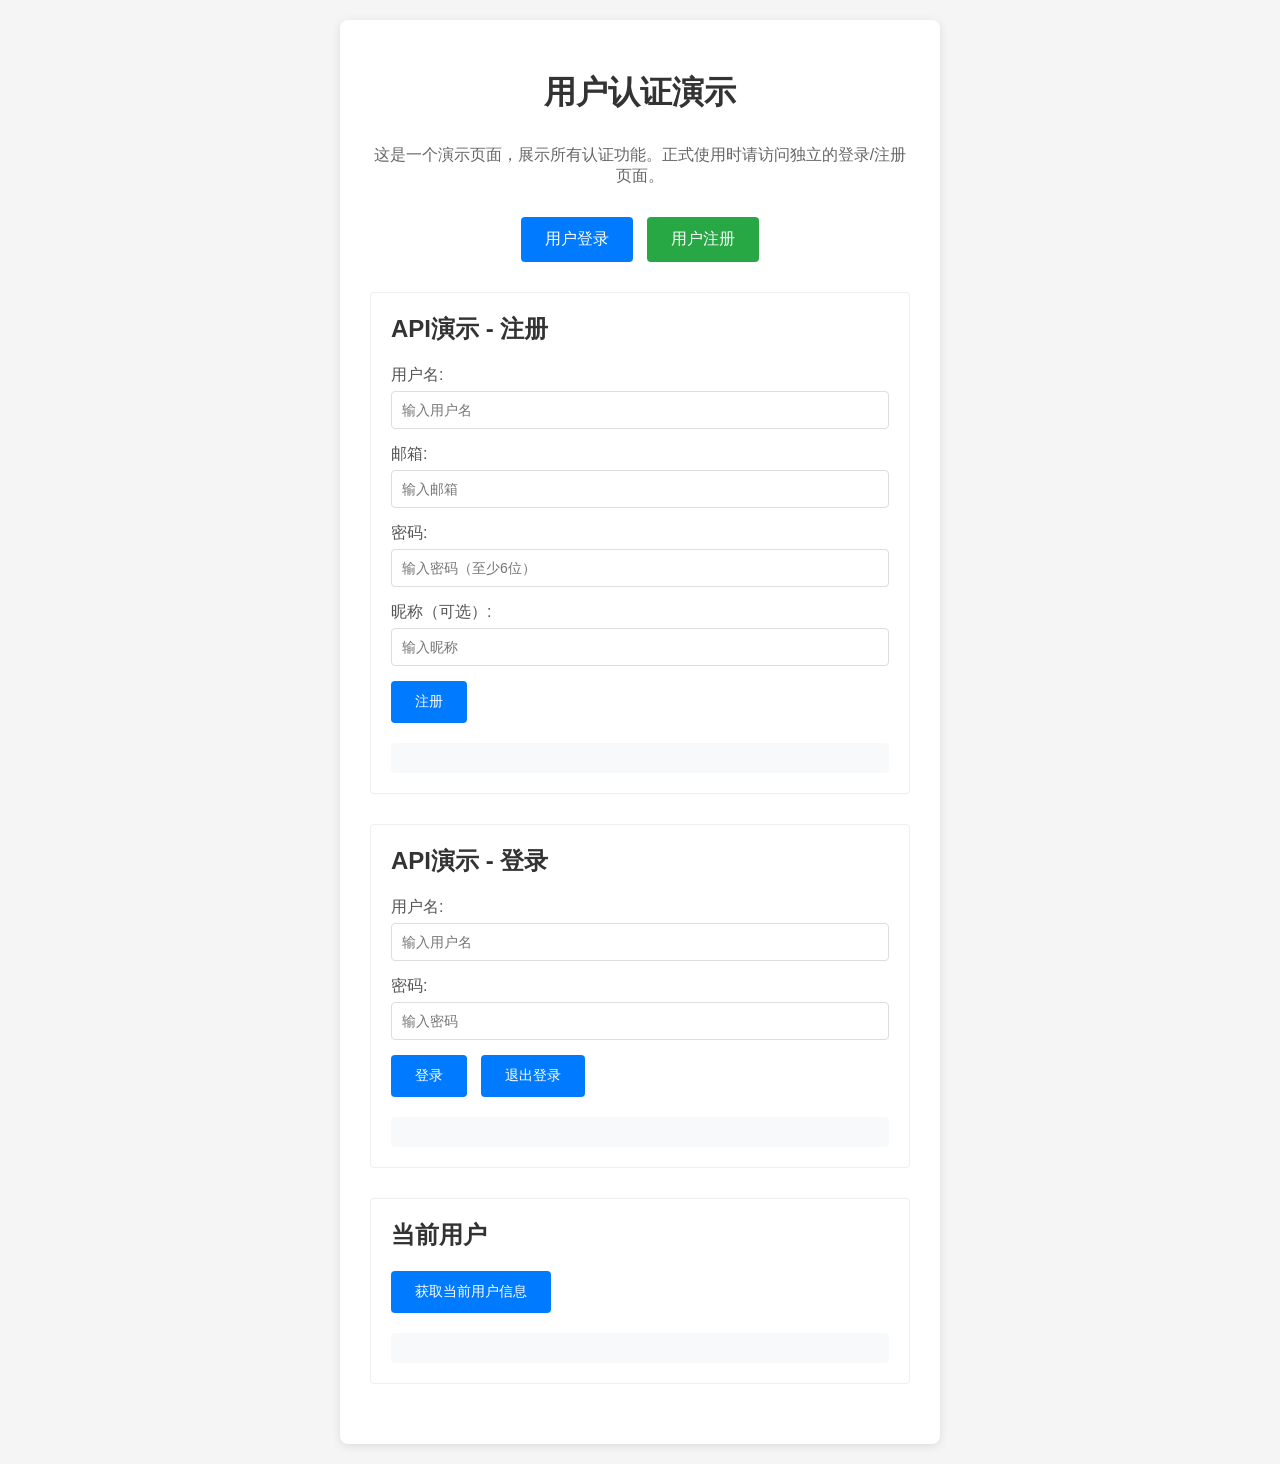
<file: src/main/resources/static/auth-demo.html>
<!DOCTYPE html>
<html lang="zh-CN">
<head>
    <meta charset="UTF-8">
    <meta name="viewport" content="width=device-width, initial-scale=1.0">
    <title>用户认证演示 - AI代码助手</title>
    <style>
        body {
            font-family: -apple-system, BlinkMacSystemFont, 'Segoe UI', Roboto, sans-serif;
            max-width: 600px;
            margin: 0 auto;
            padding: 20px;
            background: #f5f5f5;
        }
        .container {
            background: white;
            padding: 30px;
            border-radius: 8px;
            box-shadow: 0 2px 10px rgba(0,0,0,0.1);
        }
        h1 {
            text-align: center;
            color: #333;
            margin-bottom: 30px;
        }
        .form-group {
            margin-bottom: 15px;
        }
        label {
            display: block;
            margin-bottom: 5px;
            color: #555;
            font-weight: 500;
        }
        input {
            width: 100%;
            padding: 10px;
            border: 1px solid #ddd;
            border-radius: 4px;
            font-size: 14px;
            box-sizing: border-box;
        }
        button {
            background: #007bff;
            color: white;
            border: none;
            padding: 12px 24px;
            border-radius: 4px;
            cursor: pointer;
            font-size: 14px;
            margin-right: 10px;
            margin-bottom: 10px;
        }
        button:hover {
            background: #0056b3;
        }
        .section {
            margin-bottom: 30px;
            padding: 20px;
            border: 1px solid #eee;
            border-radius: 4px;
        }
        .section h2 {
            margin-top: 0;
            color: #333;
        }
        .response {
            background: #f8f9fa;
            padding: 15px;
            border-radius: 4px;
            margin-top: 10px;
            font-family: monospace;
            white-space: pre-wrap;
            max-height: 300px;
            overflow-y: auto;
        }
        .error {
            color: #dc3545;
            background: #f8d7da;
            padding: 10px;
            border-radius: 4px;
            margin: 10px 0;
        }
        .success {
            color: #155724;
            background: #d4edda;
            padding: 10px;
            border-radius: 4px;
            margin: 10px 0;
        }
    </style>
</head>
<body>
    <div class="container">
        <h1>用户认证演示</h1>
        <p style="text-align: center; color: #666; margin-bottom: 30px;">这是一个演示页面，展示所有认证功能。正式使用时请访问独立的登录/注册页面。</p>

        <div style="text-align: center; margin-bottom: 30px;">
            <a href="login.html" style="display: inline-block; background: #007bff; color: white; padding: 12px 24px; border-radius: 4px; text-decoration: none; margin-right: 10px;">用户登录</a>
            <a href="register.html" style="display: inline-block; background: #28a745; color: white; padding: 12px 24px; border-radius: 4px; text-decoration: none;">用户注册</a>
        </div>

        <div class="section">
            <h2>API演示 - 注册</h2>
            <div class="form-group">
                <label for="regUsername">用户名:</label>
                <input type="text" id="regUsername" placeholder="输入用户名">
            </div>
            <div class="form-group">
                <label for="regEmail">邮箱:</label>
                <input type="email" id="regEmail" placeholder="输入邮箱">
            </div>
            <div class="form-group">
                <label for="regPassword">密码:</label>
                <input type="password" id="regPassword" placeholder="输入密码（至少6位）">
            </div>
            <div class="form-group">
                <label for="regNickname">昵称（可选）:</label>
                <input type="text" id="regNickname" placeholder="输入昵称">
            </div>
            <button onclick="register()">注册</button>
            <div id="regResponse" class="response"></div>
        </div>

        <div class="section">
            <h2>API演示 - 登录</h2>
            <div class="form-group">
                <label for="loginUsername">用户名:</label>
                <input type="text" id="loginUsername" placeholder="输入用户名">
            </div>
            <div class="form-group">
                <label for="loginPassword">密码:</label>
                <input type="password" id="loginPassword" placeholder="输入密码">
            </div>
            <button onclick="login()">登录</button>
            <button onclick="logout()">退出登录</button>
            <div id="loginResponse" class="response"></div>
        </div>

        <div class="section">
            <h2>当前用户</h2>
            <button onclick="getCurrentUser()">获取当前用户信息</button>
            <div id="userResponse" class="response"></div>
        </div>
    </div>

    <script>
        const API_BASE = '/openai/api';
        let token = localStorage.getItem('token');

        function showResponse(elementId, data, isError = false) {
            const element = document.getElementById(elementId);
            element.innerHTML = JSON.stringify(data, null, 2);
            element.className = 'response' + (isError ? ' error' : '');
        }

        function showSuccess(elementId, message) {
            const element = document.getElementById(elementId);
            element.innerHTML = message;
            element.className = 'response success';
        }

        async function register() {
            const username = document.getElementById('regUsername').value;
            const email = document.getElementById('regEmail').value;
            const password = document.getElementById('regPassword').value;
            const nickname = document.getElementById('regNickname').value;

            if (!username || !email || !password) {
                showResponse('regResponse', { error: '请填写所有必填项' }, true);
                return;
            }

            if (password.length < 6) {
                showResponse('regResponse', { error: '密码至少需要6位' }, true);
                return;
            }

            try {
                const response = await fetch(`${API_BASE}/auth/register`, {
                    method: 'POST',
                    headers: {
                        'Content-Type': 'application/json'
                    },
                    body: JSON.stringify({
                        username: username.trim(),
                        email: email.trim(),
                        password: password,
                        nickname: nickname.trim() || null
                    })
                });

                const data = await response.json();

                if (response.ok) {
                    localStorage.setItem('token', data.token);
                    token = data.token;
                    showSuccess('regResponse', '注册成功！已自动登录。');
                } else {
                    showResponse('regResponse', data, true);
                }
            } catch (error) {
                showResponse('regResponse', { error: '网络错误: ' + error.message }, true);
            }
        }

        async function login() {
            const username = document.getElementById('loginUsername').value;
            const password = document.getElementById('loginPassword').value;

            if (!username || !password) {
                showResponse('loginResponse', { error: '请填写用户名和密码' }, true);
                return;
            }

            try {
                const response = await fetch(`${API_BASE}/auth/login`, {
                    method: 'POST',
                    headers: {
                        'Content-Type': 'application/json'
                    },
                    body: JSON.stringify({
                        username,
                        password
                    })
                });

                const data = await response.json();

                if (response.ok) {
                    localStorage.setItem('token', data.token);
                    token = data.token;
                    showSuccess('loginResponse', '登录成功！');
                } else {
                    showResponse('loginResponse', data, true);
                }
            } catch (error) {
                showResponse('loginResponse', { error: '网络错误: ' + error.message }, true);
            }
        }

        async function logout() {
            if (!token) {
                showResponse('loginResponse', { error: '未登录' }, true);
                return;
            }

            try {
                const response = await fetch(`${API_BASE}/auth/logout`, {
                    method: 'POST',
                    headers: {
                        'Authorization': 'Bearer ' + token
                    }
                });

                localStorage.removeItem('token');
                token = null;
                showSuccess('loginResponse', '已退出登录');
            } catch (error) {
                showResponse('loginResponse', { error: '退出失败: ' + error.message }, true);
            }
        }

        async function getCurrentUser() {
            if (!token) {
                showResponse('userResponse', { error: '未登录，请先登录' }, true);
                return;
            }

            try {
                const response = await fetch(`${API_BASE}/auth/me`, {
                    method: 'GET',
                    headers: {
                        'Authorization': 'Bearer ' + token
                    }
                });

                const data = await response.json();

                if (response.ok) {
                    showResponse('userResponse', data);
                } else {
                    showResponse('userResponse', data, true);
                }
            } catch (error) {
                showResponse('userResponse', { error: '获取用户信息失败: ' + error.message }, true);
            }
        }
    </script>
</body>
</html>
</file>
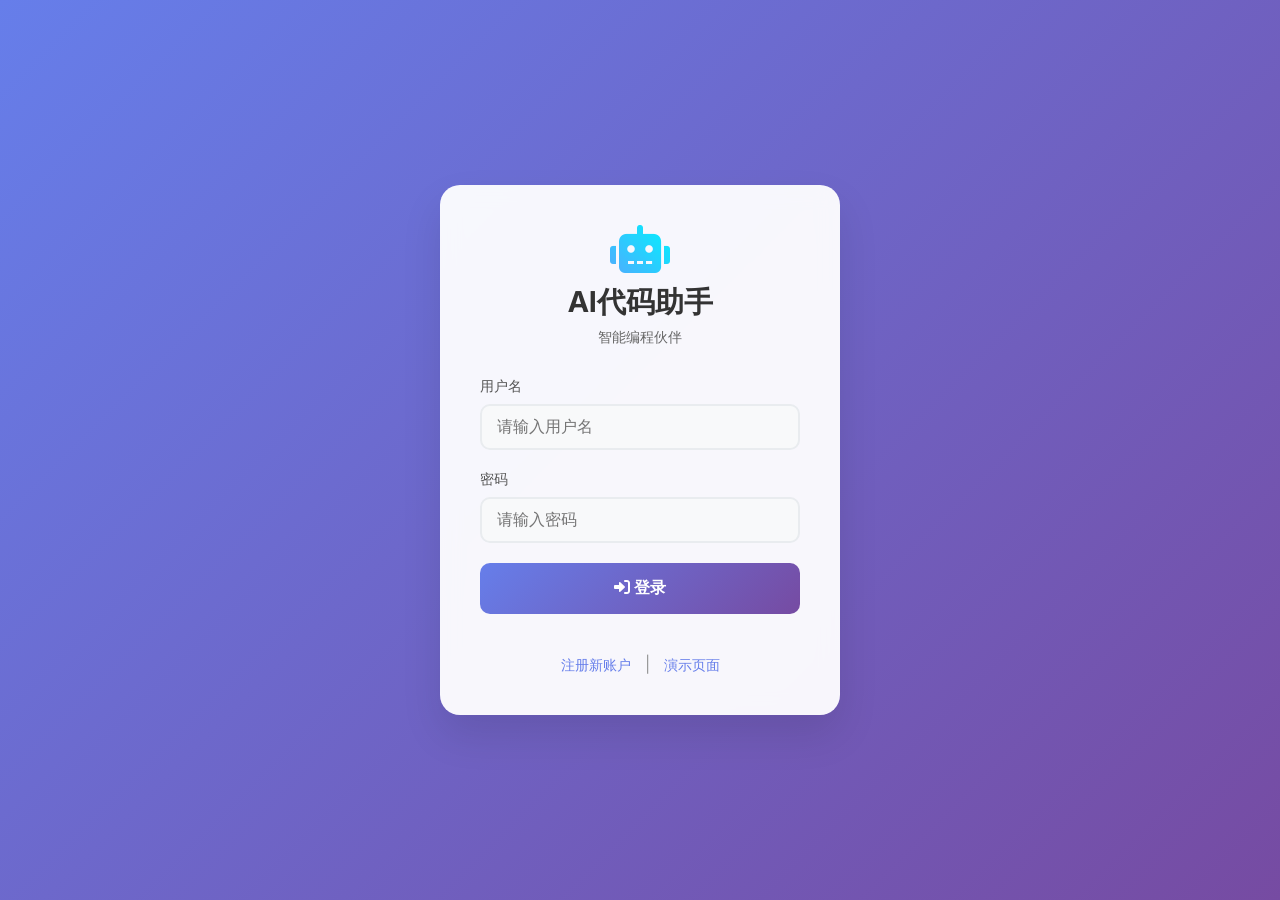
<file: src/main/resources/static/login.html>
<!DOCTYPE html>
<html lang="zh-CN">
<head>
    <meta charset="UTF-8">
    <meta name="viewport" content="width=device-width, initial-scale=1.0">
    <title>用户登录 - AI代码助手</title>
    <link href="https://cdnjs.cloudflare.com/ajax/libs/font-awesome/6.0.0/css/all.min.css" rel="stylesheet">
    <link href="https://fonts.googleapis.com/css2?family=Inter:wght@300;400;500;600;700&display=swap" rel="stylesheet">
    <style>
        * {
            margin: 0;
            padding: 0;
            box-sizing: border-box;
        }

        body {
            font-family: 'Inter', -apple-system, BlinkMacSystemFont, sans-serif;
            background: linear-gradient(135deg, #667eea 0%, #764ba2 100%);
            min-height: 100vh;
            display: flex;
            align-items: center;
            justify-content: center;
            padding: 20px;
        }

        .container {
            background: rgba(255, 255, 255, 0.95);
            border-radius: 20px;
            box-shadow: 0 20px 40px rgba(0, 0, 0, 0.1);
            width: 100%;
            max-width: 400px;
            padding: 40px;
            backdrop-filter: blur(10px);
        }

        .logo {
            text-align: center;
            margin-bottom: 30px;
        }

        .logo i {
            font-size: 3rem;
            background: linear-gradient(45deg, #4facfe 0%, #00f2fe 100%);
            -webkit-background-clip: text;
            -webkit-text-fill-color: transparent;
            background-clip: text;
            margin-bottom: 10px;
        }

        .logo h1 {
            font-size: 1.8rem;
            font-weight: 700;
            color: #333;
            margin-bottom: 5px;
        }

        .logo p {
            color: #666;
            font-size: 0.9rem;
        }

        .form-group {
            margin-bottom: 20px;
        }

        .form-group label {
            display: block;
            margin-bottom: 8px;
            color: #555;
            font-weight: 500;
            font-size: 0.9rem;
        }

        .form-group input {
            width: 100%;
            padding: 12px 15px;
            border: 2px solid #e9ecef;
            border-radius: 10px;
            font-size: 1rem;
            transition: border-color 0.3s ease, box-shadow 0.3s ease;
            background: #f8f9fa;
        }

        .form-group input:focus {
            outline: none;
            border-color: #667eea;
            box-shadow: 0 0 0 3px rgba(102, 126, 234, 0.1);
            background: white;
        }

        .btn-login {
            width: 100%;
            background: linear-gradient(135deg, #667eea 0%, #764ba2 100%);
            color: white;
            border: none;
            padding: 15px;
            border-radius: 10px;
            cursor: pointer;
            font-weight: 600;
            font-size: 1rem;
            transition: all 0.3s ease;
            margin-bottom: 20px;
        }

        .btn-login:hover {
            transform: translateY(-2px);
            box-shadow: 0 10px 20px rgba(102, 126, 234, 0.3);
        }

        .btn-login:active {
            transform: translateY(0);
        }

        .btn-login:disabled {
            opacity: 0.6;
            cursor: not-allowed;
            transform: none;
        }

        .links {
            text-align: center;
            margin-top: 20px;
        }

        .links a {
            color: #667eea;
            text-decoration: none;
            font-size: 0.9rem;
            transition: color 0.3s ease;
        }

        .links a:hover {
            color: #5a67d8;
            text-decoration: underline;
        }

        .divider {
            color: #999;
            margin: 0 10px;
        }

        .message {
            padding: 15px;
            border-radius: 10px;
            margin-bottom: 20px;
            font-size: 0.9rem;
            text-align: center;
        }

        .message.error {
            background: #f8d7da;
            color: #721c24;
            border: 1px solid #f5c6cb;
        }

        .message.success {
            background: #d4edda;
            color: #155724;
            border: 1px solid #c3e6cb;
        }

        .loading {
            text-align: center;
            color: #666;
            font-size: 0.9rem;
        }

        .loading i {
            margin-right: 8px;
        }

        @media (max-width: 480px) {
            .container {
                padding: 30px 20px;
            }

            .logo h1 {
                font-size: 1.5rem;
            }
        }
    </style>
</head>
<body>
    <div class="container">
        <div class="logo">
            <i class="fas fa-robot"></i>
            <h1>AI代码助手</h1>
            <p>智能编程伙伴</p>
        </div>

        <form id="loginForm">
            <div id="message" class="message" style="display: none;"></div>

            <div class="form-group">
                <label for="username">用户名</label>
                <input type="text" id="username" placeholder="请输入用户名" required>
            </div>

            <div class="form-group">
                <label for="password">密码</label>
                <input type="password" id="password" placeholder="请输入密码" required>
            </div>

            <button type="submit" class="btn-login" id="loginBtn">
                <i class="fas fa-sign-in-alt"></i>
                登录
            </button>
        </form>

        <div class="links">
            <a href="register.html">注册新账户</a>
            <span class="divider">|</span>
            <a href="auth-demo.html">演示页面</a>
        </div>
    </div>

    <script>
        const API_BASE = '/openai/api/auth';

        // DOM元素
        const loginForm = document.getElementById('loginForm');
        const messageDiv = document.getElementById('message');
        const loginBtn = document.getElementById('loginBtn');
        const usernameInput = document.getElementById('username');
        const passwordInput = document.getElementById('password');

        // 显示消息
        function showMessage(text, type = 'error') {
            messageDiv.textContent = text;
            messageDiv.className = `message ${type}`;
            messageDiv.style.display = 'block';
        }

        // 隐藏消息
        function hideMessage() {
            messageDiv.style.display = 'none';
        }

        // 显示加载状态
        function setLoading(loading) {
            if (loading) {
                loginBtn.disabled = true;
                loginBtn.innerHTML = '<i class="fas fa-spinner fa-spin"></i> 登录中...';
            } else {
                loginBtn.disabled = false;
                loginBtn.innerHTML = '<i class="fas fa-sign-in-alt"></i> 登录';
            }
        }

        // 检查是否已登录
        function checkLoggedIn() {
            const token = localStorage.getItem('token');
            if (token) {
                // 验证token是否有效
                fetch(`${API_BASE}/me`, {
                    headers: {
                        'Authorization': 'Bearer ' + token
                    }
                }).then(response => {
                    if (response.ok) {
                        // 已登录，跳转到主页面
                        window.location.href = '/openai/';
                    } else {
                        // Token无效，清除
                        localStorage.removeItem('token');
                    }
                }).catch(() => {
                    localStorage.removeItem('token');
                });
            }
        }

        // 登录函数
        async function login(username, password) {
            try {
                const response = await fetch(`${API_BASE}/login`, {
                    method: 'POST',
                    headers: {
                        'Content-Type': 'application/json'
                    },
                    body: JSON.stringify({
                        username: username.trim(),
                        password: password
                    })
                });

                const data = await response.json();

                if (response.ok) {
                    // 登录成功
                    localStorage.setItem('token', data.token);
                    showMessage('登录成功！正在跳转...', 'success');

                    // 延迟跳转到主页面
                    setTimeout(() => {
                        window.location.href = '/openai/';
                    }, 1000);
                } else {
                    // 登录失败
                    throw new Error(data.error || '登录失败');
                }
            } catch (error) {
                showMessage(error.message || '登录失败，请检查网络连接');
            }
        }

        // 表单提交处理
        loginForm.addEventListener('submit', async (e) => {
            e.preventDefault();
            hideMessage();

            const username = usernameInput.value.trim();
            const password = passwordInput.value;

            if (!username) {
                showMessage('请输入用户名');
                usernameInput.focus();
                return;
            }

            if (!password) {
                showMessage('请输入密码');
                passwordInput.focus();
                return;
            }

            setLoading(true);
            await login(username, password);
            setLoading(false);
        });

        // 页面加载时检查登录状态
        document.addEventListener('DOMContentLoaded', checkLoggedIn);

        // 回车提交支持
        passwordInput.addEventListener('keypress', (e) => {
            if (e.key === 'Enter') {
                loginForm.dispatchEvent(new Event('submit'));
            }
        });
    </script>
</body>
</html>
</file>
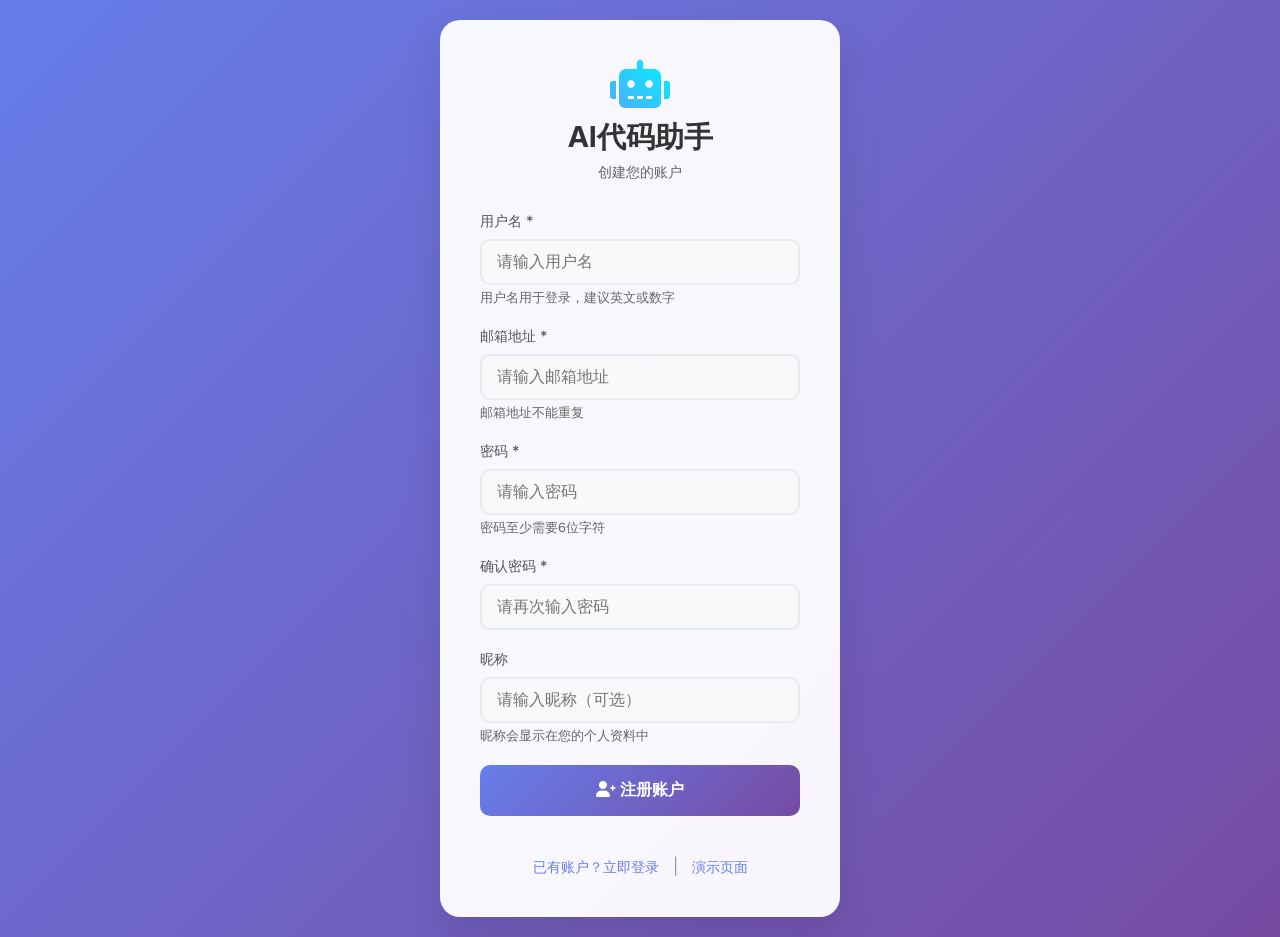
<file: src/main/resources/static/register.html>
<!DOCTYPE html>
<html lang="zh-CN">
<head>
    <meta charset="UTF-8">
    <meta name="viewport" content="width=device-width, initial-scale=1.0">
    <title>用户注册 - AI代码助手</title>
    <link href="https://cdnjs.cloudflare.com/ajax/libs/font-awesome/6.0.0/css/all.min.css" rel="stylesheet">
    <link href="https://fonts.googleapis.com/css2?family=Inter:wght@300;400;500;600;700&display=swap" rel="stylesheet">
    <style>
        * {
            margin: 0;
            padding: 0;
            box-sizing: border-box;
        }

        body {
            font-family: 'Inter', -apple-system, BlinkMacSystemFont, sans-serif;
            background: linear-gradient(135deg, #667eea 0%, #764ba2 100%);
            min-height: 100vh;
            display: flex;
            align-items: center;
            justify-content: center;
            padding: 20px;
        }

        .container {
            background: rgba(255, 255, 255, 0.95);
            border-radius: 20px;
            box-shadow: 0 20px 40px rgba(0, 0, 0, 0.1);
            width: 100%;
            max-width: 400px;
            padding: 40px;
            backdrop-filter: blur(10px);
        }

        .logo {
            text-align: center;
            margin-bottom: 30px;
        }

        .logo i {
            font-size: 3rem;
            background: linear-gradient(45deg, #4facfe 0%, #00f2fe 100%);
            -webkit-background-clip: text;
            -webkit-text-fill-color: transparent;
            background-clip: text;
            margin-bottom: 10px;
        }

        .logo h1 {
            font-size: 1.8rem;
            font-weight: 700;
            color: #333;
            margin-bottom: 5px;
        }

        .logo p {
            color: #666;
            font-size: 0.9rem;
        }

        .form-group {
            margin-bottom: 20px;
        }

        .form-group label {
            display: block;
            margin-bottom: 8px;
            color: #555;
            font-weight: 500;
            font-size: 0.9rem;
        }

        .form-group input {
            width: 100%;
            padding: 12px 15px;
            border: 2px solid #e9ecef;
            border-radius: 10px;
            font-size: 1rem;
            transition: border-color 0.3s ease, box-shadow 0.3s ease;
            background: #f8f9fa;
        }

        .form-group input:focus {
            outline: none;
            border-color: #667eea;
            box-shadow: 0 0 0 3px rgba(102, 126, 234, 0.1);
            background: white;
        }

        .form-group input.error {
            border-color: #dc3545;
        }

        .btn-register {
            width: 100%;
            background: linear-gradient(135deg, #667eea 0%, #764ba2 100%);
            color: white;
            border: none;
            padding: 15px;
            border-radius: 10px;
            cursor: pointer;
            font-weight: 600;
            font-size: 1rem;
            transition: all 0.3s ease;
            margin-bottom: 20px;
        }

        .btn-register:hover {
            transform: translateY(-2px);
            box-shadow: 0 10px 20px rgba(102, 126, 234, 0.3);
        }

        .btn-register:active {
            transform: translateY(0);
        }

        .btn-register:disabled {
            opacity: 0.6;
            cursor: not-allowed;
            transform: none;
        }

        .links {
            text-align: center;
            margin-top: 20px;
        }

        .links a {
            color: #667eea;
            text-decoration: none;
            font-size: 0.9rem;
            transition: color 0.3s ease;
        }

        .links a:hover {
            color: #5a67d8;
            text-decoration: underline;
        }

        .divider {
            color: #999;
            margin: 0 10px;
        }

        .message {
            padding: 15px;
            border-radius: 10px;
            margin-bottom: 20px;
            font-size: 0.9rem;
            text-align: center;
        }

        .message.error {
            background: #f8d7da;
            color: #721c24;
            border: 1px solid #f5c6cb;
        }

        .message.success {
            background: #d4edda;
            color: #155724;
            border: 1px solid #c3e6cb;
        }

        .hint {
            font-size: 0.8rem;
            color: #666;
            margin-top: 5px;
        }

        @media (max-width: 480px) {
            .container {
                padding: 30px 20px;
            }

            .logo h1 {
                font-size: 1.5rem;
            }
        }
    </style>
</head>
<body>
    <div class="container">
        <div class="logo">
            <i class="fas fa-robot"></i>
            <h1>AI代码助手</h1>
            <p>创建您的账户</p>
        </div>

        <form id="registerForm">
            <div id="message" class="message" style="display: none;"></div>

            <div class="form-group">
                <label for="username">用户名 *</label>
                <input type="text" id="username" placeholder="请输入用户名" required>
                <div class="hint">用户名用于登录，建议英文或数字</div>
            </div>

            <div class="form-group">
                <label for="email">邮箱地址 *</label>
                <input type="email" id="email" placeholder="请输入邮箱地址" required>
                <div class="hint">邮箱地址不能重复</div>
            </div>

            <div class="form-group">
                <label for="password">密码 *</label>
                <input type="password" id="password" placeholder="请输入密码" required>
                <div class="hint">密码至少需要6位字符</div>
            </div>

            <div class="form-group">
                <label for="confirmPassword">确认密码 *</label>
                <input type="password" id="confirmPassword" placeholder="请再次输入密码" required>
            </div>

            <div class="form-group">
                <label for="nickname">昵称</label>
                <input type="text" id="nickname" placeholder="请输入昵称（可选）">
                <div class="hint">昵称会显示在您的个人资料中</div>
            </div>

            <button type="submit" class="btn-register" id="registerBtn">
                <i class="fas fa-user-plus"></i>
                注册账户
            </button>
        </form>

        <div class="links">
            <a href="login.html">已有账户？立即登录</a>
            <span class="divider">|</span>
            <a href="auth-demo.html">演示页面</a>
        </div>
    </div>

    <script>
        const API_BASE = '/openai/api/auth';

        // DOM元素
        const registerForm = document.getElementById('registerForm');
        const messageDiv = document.getElementById('message');
        const registerBtn = document.getElementById('registerBtn');
        const usernameInput = document.getElementById('username');
        const emailInput = document.getElementById('email');
        const passwordInput = document.getElementById('password');
        const confirmPasswordInput = document.getElementById('confirmPassword');
        const nicknameInput = document.getElementById('nickname');

        // 显示消息
        function showMessage(text, type = 'error') {
            messageDiv.textContent = text;
            messageDiv.className = `message ${type}`;
            messageDiv.style.display = 'block';
        }

        // 隐藏消息
        function hideMessage() {
            messageDiv.style.display = 'none';
        }

        // 显示加载状态
        function setLoading(loading) {
            if (loading) {
                registerBtn.disabled = true;
                registerBtn.innerHTML = '<i class="fas fa-spinner fa-spin"></i> 注册中...';
            } else {
                registerBtn.disabled = false;
                registerBtn.innerHTML = '<i class="fas fa-user-plus"></i> 注册账户';
            }
        }

        // 验证邮箱格式
        function isValidEmail(email) {
            const emailRegex = /^[^\s@]+@[^\s@]+\.[^\s@]+$/;
            return emailRegex.test(email);
        }

        // 注册函数
        async function register(username, email, password, nickname) {
            try {
                const response = await fetch(`${API_BASE}/register`, {
                    method: 'POST',
                    headers: {
                        'Content-Type': 'application/json'
                    },
                    body: JSON.stringify({
                        username: username.trim(),
                        email: email.trim(),
                        password: password,
                        nickname: nickname.trim() || null
                    })
                });

                const data = await response.json();

                if (response.ok) {
                    // 注册成功，自动登录
                    localStorage.setItem('token', data.token);
                    showMessage('注册成功！正在跳转到主页面...', 'success');

                    // 延迟跳转到主页面
                    setTimeout(() => {
                        window.location.href = '/openai/';
                    }, 1500);
                } else {
                    // 注册失败
                    throw new Error(data.error || '注册失败');
                }
            } catch (error) {
                showMessage(error.message || '注册失败，请检查网络连接');
            }
        }

        // 表单验证
        function validateForm() {
            const username = usernameInput.value.trim();
            const email = emailInput.value.trim();
            const password = passwordInput.value;
            const confirmPassword = confirmPasswordInput.value;

            // 验证用户名
            if (!username) {
                showMessage('请输入用户名');
                usernameInput.focus();
                return false;
            }

            if (username.length < 3) {
                showMessage('用户名至少需要3个字符');
                usernameInput.focus();
                return false;
            }

            // 验证邮箱
            if (!email) {
                showMessage('请输入邮箱地址');
                emailInput.focus();
                return false;
            }

            if (!isValidEmail(email)) {
                showMessage('请输入有效的邮箱地址');
                emailInput.focus();
                return false;
            }

            // 验证密码
            if (!password) {
                showMessage('请输入密码');
                passwordInput.focus();
                return false;
            }

            if (password.length < 6) {
                showMessage('密码至少需要6位字符');
                passwordInput.focus();
                return false;
            }

            // 验证确认密码
            if (!confirmPassword) {
                showMessage('请确认密码');
                confirmPasswordInput.focus();
                return false;
            }

            if (password !== confirmPassword) {
                showMessage('两次输入的密码不一致');
                confirmPasswordInput.focus();
                return false;
            }

            return true;
        }

        // 表单提交处理
        registerForm.addEventListener('submit', async (e) => {
            e.preventDefault();
            hideMessage();

            if (!validateForm()) {
                return;
            }

            const username = usernameInput.value.trim();
            const email = emailInput.value.trim();
            const password = passwordInput.value;
            const nickname = nicknameInput.value.trim();

            setLoading(true);
            await register(username, email, password, nickname);
            setLoading(false);
        });

        // 回车提交支持
        confirmPasswordInput.addEventListener('keypress', (e) => {
            if (e.key === 'Enter') {
                registerForm.dispatchEvent(new Event('submit'));
            }
        });
    </script>
</body>
</html>
</file>
